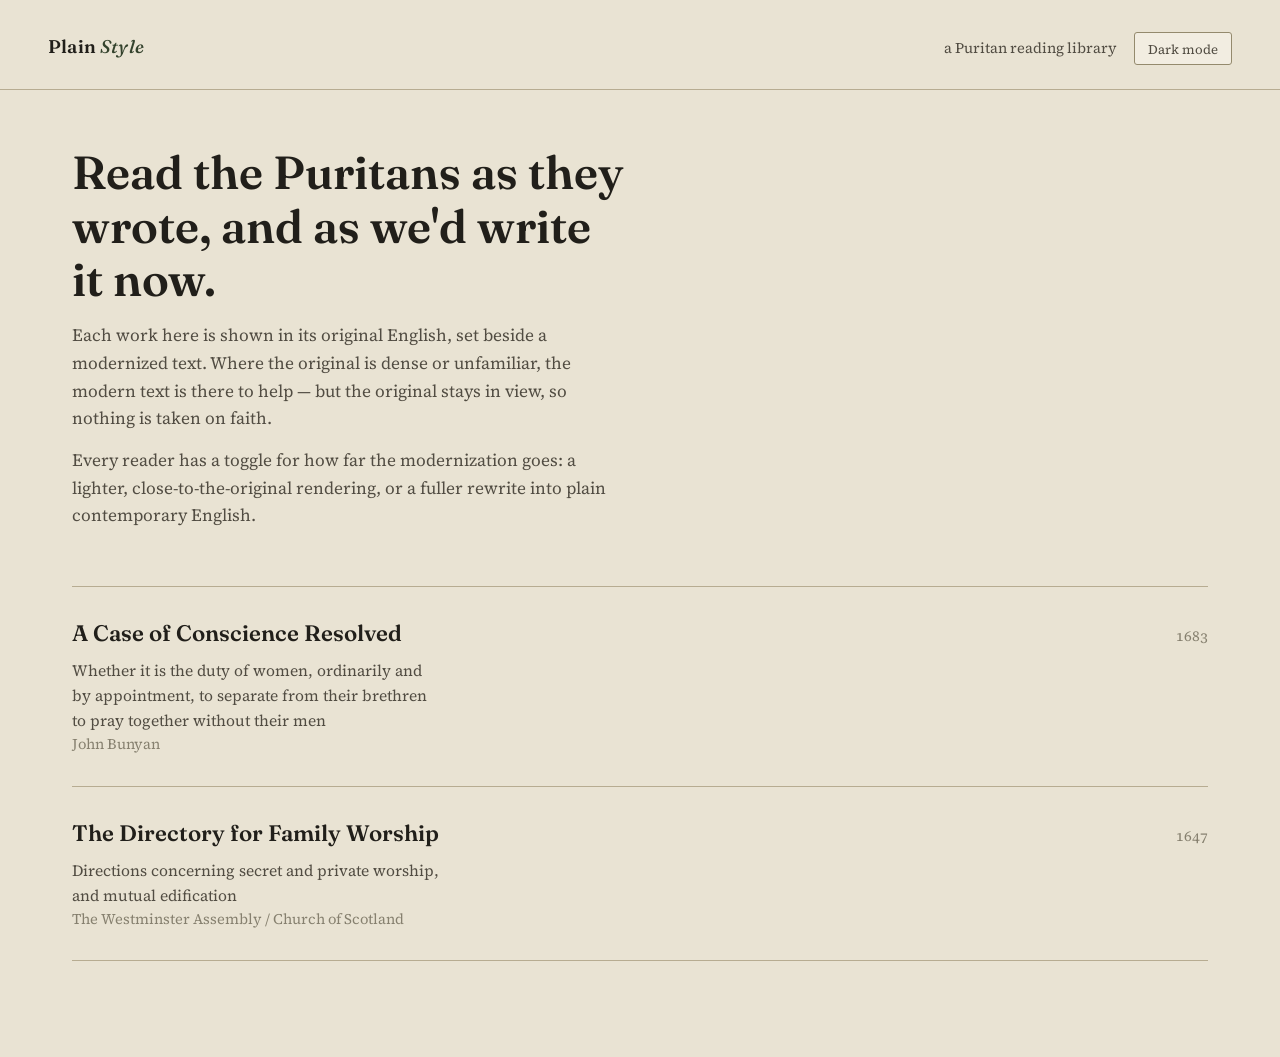
<file: index.html>
<!doctype html>
<html lang="en">
<head>
  <meta charset="utf-8">
  <meta name="viewport" content="width=device-width, initial-scale=1">
  <title>Plain Style — a Puritan reading library</title>
  <meta name="description" content="Puritan works in their original English, alongside a modernized text you can read at a lighter or heavier degree of modernization.">
  <script>
    (function () {
      try {
        var stored = localStorage.getItem('plainstyle-theme');
        var theme = stored || (window.matchMedia && window.matchMedia('(prefers-color-scheme: dark)').matches ? 'dark' : 'light');
        document.documentElement.setAttribute('data-theme', theme);
      } catch (e) {}
    })();
  </script>
  <link rel="stylesheet" href="css/style.css">
</head>
<body>

  <header class="site-header">
    <div class="site-header__inner">
      <a class="site-mark" href="index.html">Plain <span>Style</span></a>
      <div class="site-header__right">
        <nav class="site-nav">a Puritan reading library</nav>
        <button type="button" class="theme-toggle" data-theme-toggle aria-pressed="false">Dark mode</button>
      </div>
    </div>
  </header>

  <main class="library">
    <div class="library__intro">
      <h1>Read the Puritans as they wrote, and as we'd write it now.</h1>
      <p>Each work here is shown in its original English, set beside a modernized
        text. Where the original is dense or unfamiliar, the modern text is there
        to help — but the original stays in view, so nothing is taken on faith.</p>
      <p>Every reader has a toggle for how far the modernization goes: a
        lighter, close-to-the-original rendering, or a fuller rewrite into
        plain contemporary English.</p>
    </div>

    <div id="work-list" class="work-list"></div>
  </main>

  <script src="js/data/manifest.js"></script>
  <script src="js/library.js"></script>
  <script src="js/theme.js"></script>
</body>
</html>
</file>
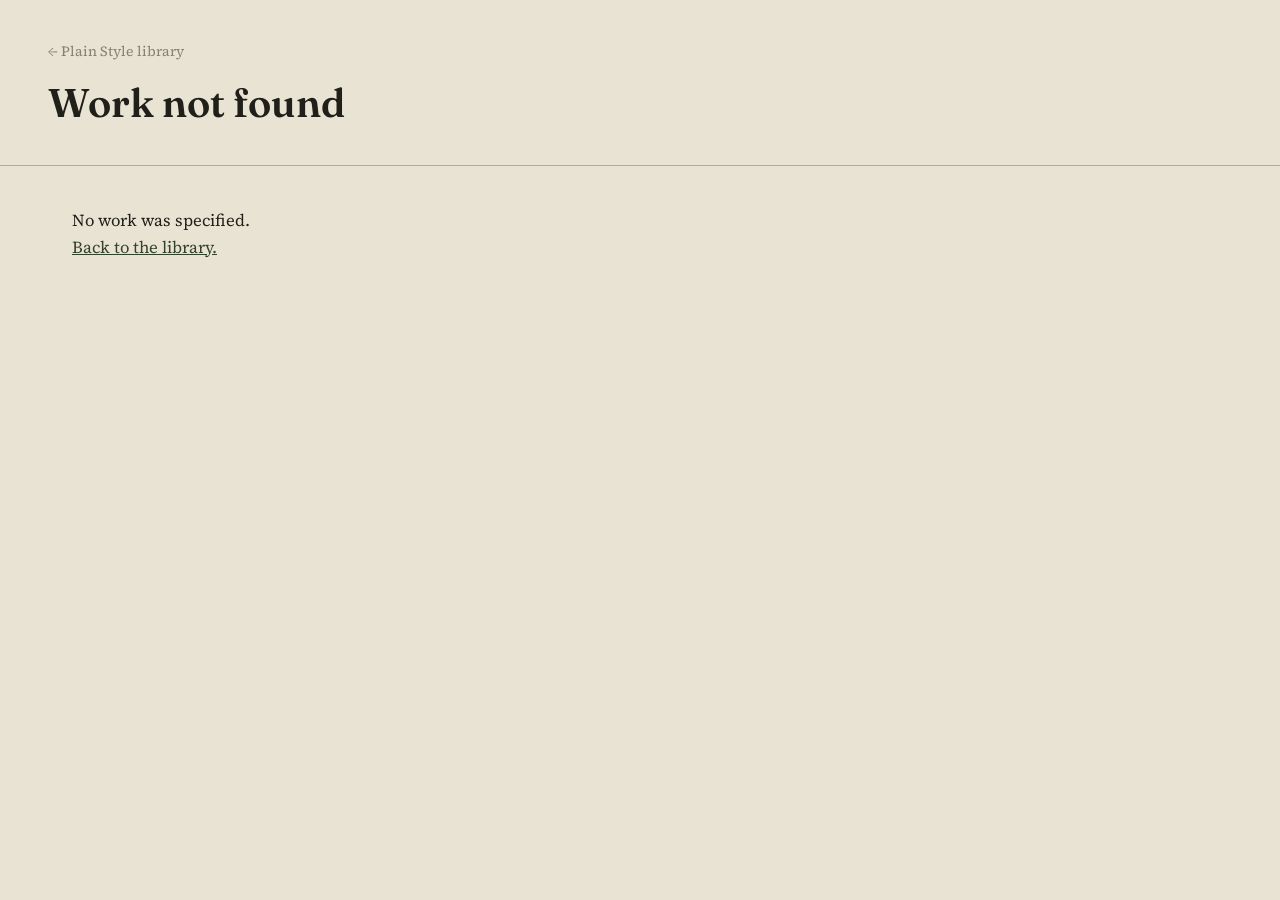
<file: reader.html>
<!doctype html>
<html lang="en">
<head>
  <meta charset="utf-8">
  <meta name="viewport" content="width=device-width, initial-scale=1">
  <title>Reader — Plain Style</title>
  <script>
    (function () {
      try {
        var stored = localStorage.getItem('plainstyle-theme');
        var theme = stored || (window.matchMedia && window.matchMedia('(prefers-color-scheme: dark)').matches ? 'dark' : 'light');
        document.documentElement.setAttribute('data-theme', theme);
      } catch (e) {}
    })();
  </script>
  <link rel="stylesheet" href="css/style.css">
</head>
<body>

  <header class="reader-header">
    <div class="reader-header__inner">
      <div class="reader-header__top">
        <a class="breadcrumb" href="index.html">&larr; Plain Style library</a>
      </div>
      <div>
        <h1 id="work-title">Loading…</h1>
        <p class="reader-header__subtitle" id="work-subtitle"></p>
        <p class="reader-header__byline" id="work-byline"></p>
      </div>
    </div>
  </header>

  <div class="reader-body">
    <nav class="contents" id="contents" aria-label="Sections">
      <p class="contents__label">Contents</p>
      <ol id="contents-list"></ol>
    </nav>

    <div class="text-column">
      <div class="sticky-bar" id="sticky-bar">
        <div class="sticky-bar__row">
          <div class="sticky-bar__left">
            <button type="button" class="toc-toggle" id="toc-toggle" aria-label="Open table of contents" aria-expanded="false" aria-controls="toc-drawer">
              <span></span><span></span><span></span>
            </button>
            <p class="column-label" id="original-label">Original</p>
          </div>
          <div class="sticky-bar__right">
            <p class="column-label">Modern English</p>
            <div class="level-toggle" id="level-toggle" role="group" aria-label="Modernization level">
              <button type="button" data-level="light" aria-pressed="true">Light</button>
              <button type="button" data-level="heavy" aria-pressed="false">Heavy</button>
            </div>
            <button type="button" class="theme-toggle" data-theme-toggle aria-pressed="false">Dark mode</button>
          </div>
        </div>
        <p class="level-note" id="level-note"></p>
      </div>

      <main class="sections" id="sections"></main>
    </div>
  </div>

  <div class="toc-drawer" id="toc-drawer" aria-hidden="true">
    <div class="toc-drawer__backdrop" id="toc-drawer-backdrop"></div>
    <div class="toc-drawer__panel" role="dialog" aria-label="Table of contents">
      <div class="toc-drawer__head">
        <button type="button" class="toc-drawer__close" id="toc-drawer-close" aria-label="Close table of contents">&times;</button>
      </div>
      <nav class="contents" aria-label="Sections">
        <p class="contents__label">Contents</p>
        <ol id="toc-drawer-list"></ol>
      </nav>
    </div>
  </div>

  <script src="js/reader.js"></script>
  <script src="js/theme.js"></script>
</body>
</html>
</file>
<file: css/style.css>
@import url('https://fonts.googleapis.com/css2?family=Fraunces:ital,opsz,wght@0,9..144,400;0,9..144,500;0,9..144,600;1,9..144,500&family=Source+Serif+4:ital,opsz,wght@0,8..60,400;0,8..60,500;0,8..60,600;1,8..60,400&display=swap');

:root {
  --paper: #e9e3d3;
  --paper-raised: #f2ede1;
  --ink: #211f1a;
  --ink-soft: #514c42;
  --ink-faint: #86806f;
  --rule: #b7ac91;
  --rule-strong: #948a6d;
  --accent: #33422c;
  --accent-soft: #52623f;
  --accent-contrast: #f3efe1;
  --control-hover: #ddd5c0;

  --font-display: 'Fraunces', Georgia, serif;
  --font-body: 'Source Serif 4', Georgia, serif;

  --measure: 62ch;
}

[data-theme="dark"] {
  --paper: #1a1713;
  --paper-raised: #262119;
  --ink: #e8e1cf;
  --ink-soft: #c1b8a2;
  --ink-faint: #8c8570;
  --rule: #423c2d;
  --rule-strong: #5a5240;
  --accent: #93b47c;
  --accent-soft: #a9c797;
  --accent-contrast: #14150f;
  --control-hover: #332d20;
}

html { color-scheme: light; }
[data-theme="dark"] { color-scheme: dark; }

* { box-sizing: border-box; }

body {
  margin: 0;
  background: var(--paper);
  color: var(--ink);
  font-family: var(--font-body);
  font-size: 1.05rem;
  line-height: 1.6;
  -webkit-font-smoothing: antialiased;
  transition: background-color 0.15s ease, color 0.15s ease;
}

a { color: var(--accent); }
a:hover { color: var(--accent-soft); }

/* ---------- shared header ---------- */

.site-header {
  position: sticky;
  top: 0;
  z-index: 10;
  background: var(--paper);
  padding: 2rem 1.5rem 1.5rem;
  border-bottom: 1px solid var(--rule);
}

.site-header__inner {
  max-width: 74rem;
  margin: 0 auto;
  display: flex;
  align-items: baseline;
  justify-content: space-between;
  gap: 1rem;
  flex-wrap: wrap;
}

.site-mark {
  font-family: var(--font-display);
  font-weight: 600;
  font-size: 1.15rem;
  text-decoration: none;
  color: var(--ink);
  letter-spacing: 0.01em;
}

.site-mark span {
  color: var(--accent);
  font-style: italic;
  font-weight: 500;
}

.site-header__right {
  display: flex;
  align-items: center;
  gap: 1.1rem;
  flex-wrap: wrap;
}

.site-nav {
  font-size: 0.92rem;
  color: var(--ink-soft);
}

.site-nav a {
  text-decoration: none;
  border-bottom: 1px solid transparent;
}
.site-nav a:hover { border-bottom-color: currentColor; }

/* ---------- library / index page ---------- */

.library {
  max-width: 74rem;
  margin: 0 auto;
  padding: 3.5rem 1.5rem 6rem;
}

.library__intro {
  max-width: var(--measure);
  margin-bottom: 3.5rem;
}

.library__intro h1 {
  font-family: var(--font-display);
  font-weight: 600;
  font-size: clamp(2.1rem, 4vw, 2.9rem);
  line-height: 1.15;
  margin: 0 0 1rem;
}

.library__intro p {
  color: var(--ink-soft);
  font-size: 1.08rem;
  margin: 0 0 0.9rem;
}

.work-list {
  border-top: 1px solid var(--rule);
}

.work-card {
  display: block;
  text-decoration: none;
  color: inherit;
  padding: 1.8rem 0;
  border-bottom: 1px solid var(--rule);
  display: flex;
  justify-content: space-between;
  align-items: baseline;
  gap: 2rem;
  transition: padding-left 0.15s ease;
}

.work-card:hover {
  padding-left: 0.4rem;
}

.work-card__title {
  font-family: var(--font-display);
  font-size: 1.4rem;
  font-weight: 600;
  color: var(--ink);
  margin: 0 0 0.3rem;
}

.work-card__meta {
  font-size: 0.92rem;
  color: var(--ink-faint);
}

.work-card__subtitle {
  color: var(--ink-soft);
  font-size: 0.98rem;
  margin-top: 0.4rem;
  max-width: 46ch;
}

.work-card__date {
  font-size: 0.92rem;
  color: var(--ink-faint);
  white-space: nowrap;
  font-variant-numeric: oldstyle-nums;
}

.library__empty {
  color: var(--ink-faint);
  font-style: italic;
  padding: 2rem 0;
}

/* ---------- reader page ---------- */

.reader-header {
  padding: 2.5rem 1.5rem 1.5rem;
  border-bottom: 1px solid var(--rule);
}

.reader-header__inner {
  max-width: 74rem;
  margin: 0 auto;
}

.reader-header__top {
  display: flex;
  align-items: center;
  justify-content: space-between;
  gap: 1rem;
  margin-bottom: 1.1rem;
}

.breadcrumb {
  font-size: 0.88rem;
  color: var(--ink-faint);
  text-decoration: none;
}
.breadcrumb:hover { color: var(--accent); }

.theme-toggle {
  font-family: var(--font-body);
  font-size: 0.82rem;
  background: var(--paper-raised);
  color: var(--ink-soft);
  border: 1px solid var(--rule-strong);
  border-radius: 3px;
  padding: 0.4rem 0.8rem;
  cursor: pointer;
  flex-shrink: 0;
}

.theme-toggle:hover { background: var(--control-hover); }

.toc-toggle {
  display: flex;
  flex-direction: column;
  justify-content: center;
  align-items: center;
  gap: 4px;
  width: 34px;
  height: 34px;
  padding: 0;
  background: var(--paper-raised);
  border: 1px solid var(--rule-strong);
  border-radius: 3px;
  cursor: pointer;
  flex-shrink: 0;
}

.toc-toggle span {
  display: block;
  width: 16px;
  height: 2px;
  background: var(--ink-soft);
  border-radius: 1px;
}

.toc-toggle:hover { background: var(--control-hover); }

/* table-of-contents drawer */

.toc-drawer {
  position: fixed;
  inset: 0;
  z-index: 50;
  visibility: hidden;
  pointer-events: none;
}

.toc-drawer.is-open {
  visibility: visible;
  pointer-events: auto;
}

.toc-drawer__backdrop {
  position: absolute;
  inset: 0;
  background: rgba(0, 0, 0, 0.4);
  opacity: 0;
  transition: opacity 0.18s ease;
}

.toc-drawer.is-open .toc-drawer__backdrop { opacity: 1; }

.toc-drawer__panel {
  position: absolute;
  top: 0;
  left: 0;
  bottom: 0;
  width: min(20rem, 85vw);
  background: var(--paper);
  border-right: 1px solid var(--rule);
  padding: 1.3rem 1.3rem 1.5rem;
  overflow-y: auto;
  transform: translateX(-100%);
  transition: transform 0.2s ease;
  box-shadow: 6px 0 20px rgba(0, 0, 0, 0.18);
}

.toc-drawer.is-open .toc-drawer__panel { transform: translateX(0); }

.toc-drawer__head {
  display: flex;
  justify-content: flex-end;
  margin-bottom: 0.3rem;
}

.toc-drawer__close {
  background: none;
  border: none;
  font-size: 1.5rem;
  line-height: 1;
  color: var(--ink-faint);
  cursor: pointer;
  padding: 0.2rem 0.4rem;
}

.toc-drawer__close:hover { color: var(--ink); }

.toc-drawer .contents {
  position: static;
  padding-top: 0;
  font-size: 0.92rem;
}

.reader-header h1 {
  font-family: var(--font-display);
  font-weight: 600;
  font-size: clamp(1.8rem, 3.6vw, 2.5rem);
  margin: 0 0 0.35rem;
  line-height: 1.15;
}

.reader-header__subtitle {
  color: var(--ink-soft);
  font-size: 1rem;
  margin: 0 0 0.6rem;
  max-width: 55ch;
}

.reader-header__byline {
  font-size: 0.9rem;
  color: var(--ink-faint);
}

/* sticky original/modern bar + level toggle */

.text-column { min-width: 0; }

.sticky-bar {
  position: sticky;
  top: 0;
  z-index: 5;
  background: var(--paper);
  padding: 1.1rem 0 0.9rem;
  border-bottom: 1px solid var(--rule);
}

.sticky-bar__row {
  display: flex;
  align-items: center;
  justify-content: space-between;
  flex-wrap: wrap;
  gap: 0.5rem 1.2rem;
}

.sticky-bar__left,
.sticky-bar__right {
  display: flex;
  align-items: center;
  gap: 0.8rem;
  flex-wrap: wrap;
}

.column-label {
  font-size: 0.78rem;
  color: var(--ink-faint);
  font-style: italic;
  margin: 0;
}

.level-toggle {
  display: inline-flex;
  border: 1px solid var(--rule-strong);
  border-radius: 3px;
  overflow: hidden;
  flex-shrink: 0;
}

.level-toggle button {
  font-family: var(--font-body);
  font-size: 0.88rem;
  background: var(--paper-raised);
  color: var(--ink-soft);
  border: none;
  padding: 0.5rem 0.95rem;
  cursor: pointer;
}

.level-toggle button + button { border-left: 1px solid var(--rule-strong); }

.level-toggle button[aria-pressed="true"] {
  background: var(--accent);
  color: var(--accent-contrast);
}

.level-toggle button:hover:not([aria-pressed="true"]) {
  background: var(--control-hover);
}

.level-note {
  font-size: 0.82rem;
  color: var(--ink-faint);
  margin: 0.5rem 0 0;
}

/* layout: contents rail + text */

.reader-body {
  max-width: 74rem;
  margin: 0 auto;
  padding: 0 1.5rem 6rem;
  display: grid;
  grid-template-columns: 13rem 1fr;
  gap: 3rem;
  align-items: start;
}

.contents {
  position: sticky;
  top: 1.5rem;
  padding-top: 2.5rem;
  font-size: 0.88rem;
}

.contents__label {
  color: var(--ink-faint);
  margin: 0 0 0.6rem;
  font-style: italic;
}

.contents ol {
  list-style: none;
  margin: 0;
  padding: 0;
  border-left: 1px solid var(--rule);
}

.contents li a {
  display: block;
  text-decoration: none;
  color: var(--ink-soft);
  padding: 0.28rem 0 0.28rem 0.8rem;
  margin-left: -1px;
  border-left: 1px solid transparent;
}

.contents li a:hover,
.contents li a.is-active {
  color: var(--ink);
  border-left-color: var(--accent);
}

.contents li a .num {
  color: var(--ink-faint);
  margin-right: 0.35em;
  font-variant-numeric: oldstyle-nums;
}

.sections { padding-top: 1.6rem; }

.section {
  padding: 2.4rem 0;
  border-bottom: 1px solid var(--rule);
  scroll-margin-top: 1.5rem;
}
.section:first-child { padding-top: 0; }
.section:last-child { border-bottom: none; }

.section__head {
  display: flex;
  align-items: baseline;
  gap: 0.7rem;
  margin-bottom: 1.3rem;
}

.section__number {
  font-family: var(--font-display);
  font-weight: 500;
  font-style: italic;
  font-size: 1.3rem;
  color: var(--accent);
  min-width: 1.6em;
}

.section__title {
  font-family: var(--font-display);
  font-weight: 500;
  font-size: 1.15rem;
  color: var(--ink-soft);
}

.pair {
  display: flex;
  flex-direction: column;
  gap: 1.4rem;
}

.pair-row {
  display: grid;
  grid-template-columns: 1fr 1fr;
  gap: 2.6rem;
  align-items: start;
}

.original p,
.modern p {
  margin: 0;
  padding: 0;
}

.original p {
  padding: 0.1rem 0 0.1rem 0.9rem;
  border-left: 2px solid var(--rule-strong);
  font-size: 1.01rem;
}

.modern p {
  font-size: 1.02rem;
  color: var(--ink);
}

.modern [data-level] { display: none; }
.modern [data-level].is-visible { display: block; }

.signature {
  text-align: right;
  font-style: italic;
  color: var(--ink-faint);
  margin-top: -0.5rem;
}

.source-note {
  max-width: var(--measure);
  margin-top: 3rem;
  padding-top: 1.5rem;
  border-top: 1px solid var(--rule);
  font-size: 0.86rem;
  color: var(--ink-faint);
}

/* ---------- responsive ---------- */

@media (max-width: 900px) {
  .reader-body {
    grid-template-columns: 1fr;
    gap: 0;
  }
  .contents {
    position: static;
    padding-top: 1.5rem;
    padding-bottom: 0.5rem;
    border-bottom: 1px solid var(--rule);
    margin-bottom: 0.5rem;
  }
  .contents ol {
    display: flex;
    flex-wrap: wrap;
    border-left: none;
    gap: 0 0.2rem;
  }
  .contents li a {
    border-left: none;
    padding: 0.3rem 0.6rem;
  }
  .contents li a:hover,
  .contents li a.is-active {
    background: var(--paper-raised);
    border-radius: 3px;
  }
  .sections { padding-top: 1rem; }
}

@media (max-width: 640px) {
  .pair-row {
    grid-template-columns: 1fr;
    gap: 0.5rem;
  }
  .pair-row + .pair-row { margin-top: 0.4rem; }
  .modern {
    margin-top: 0.3rem;
    padding-top: 0.6rem;
    border-top: 1px dashed var(--rule);
  }
  .sticky-bar__row { gap: 0.4rem 1rem; }
}
</file>
